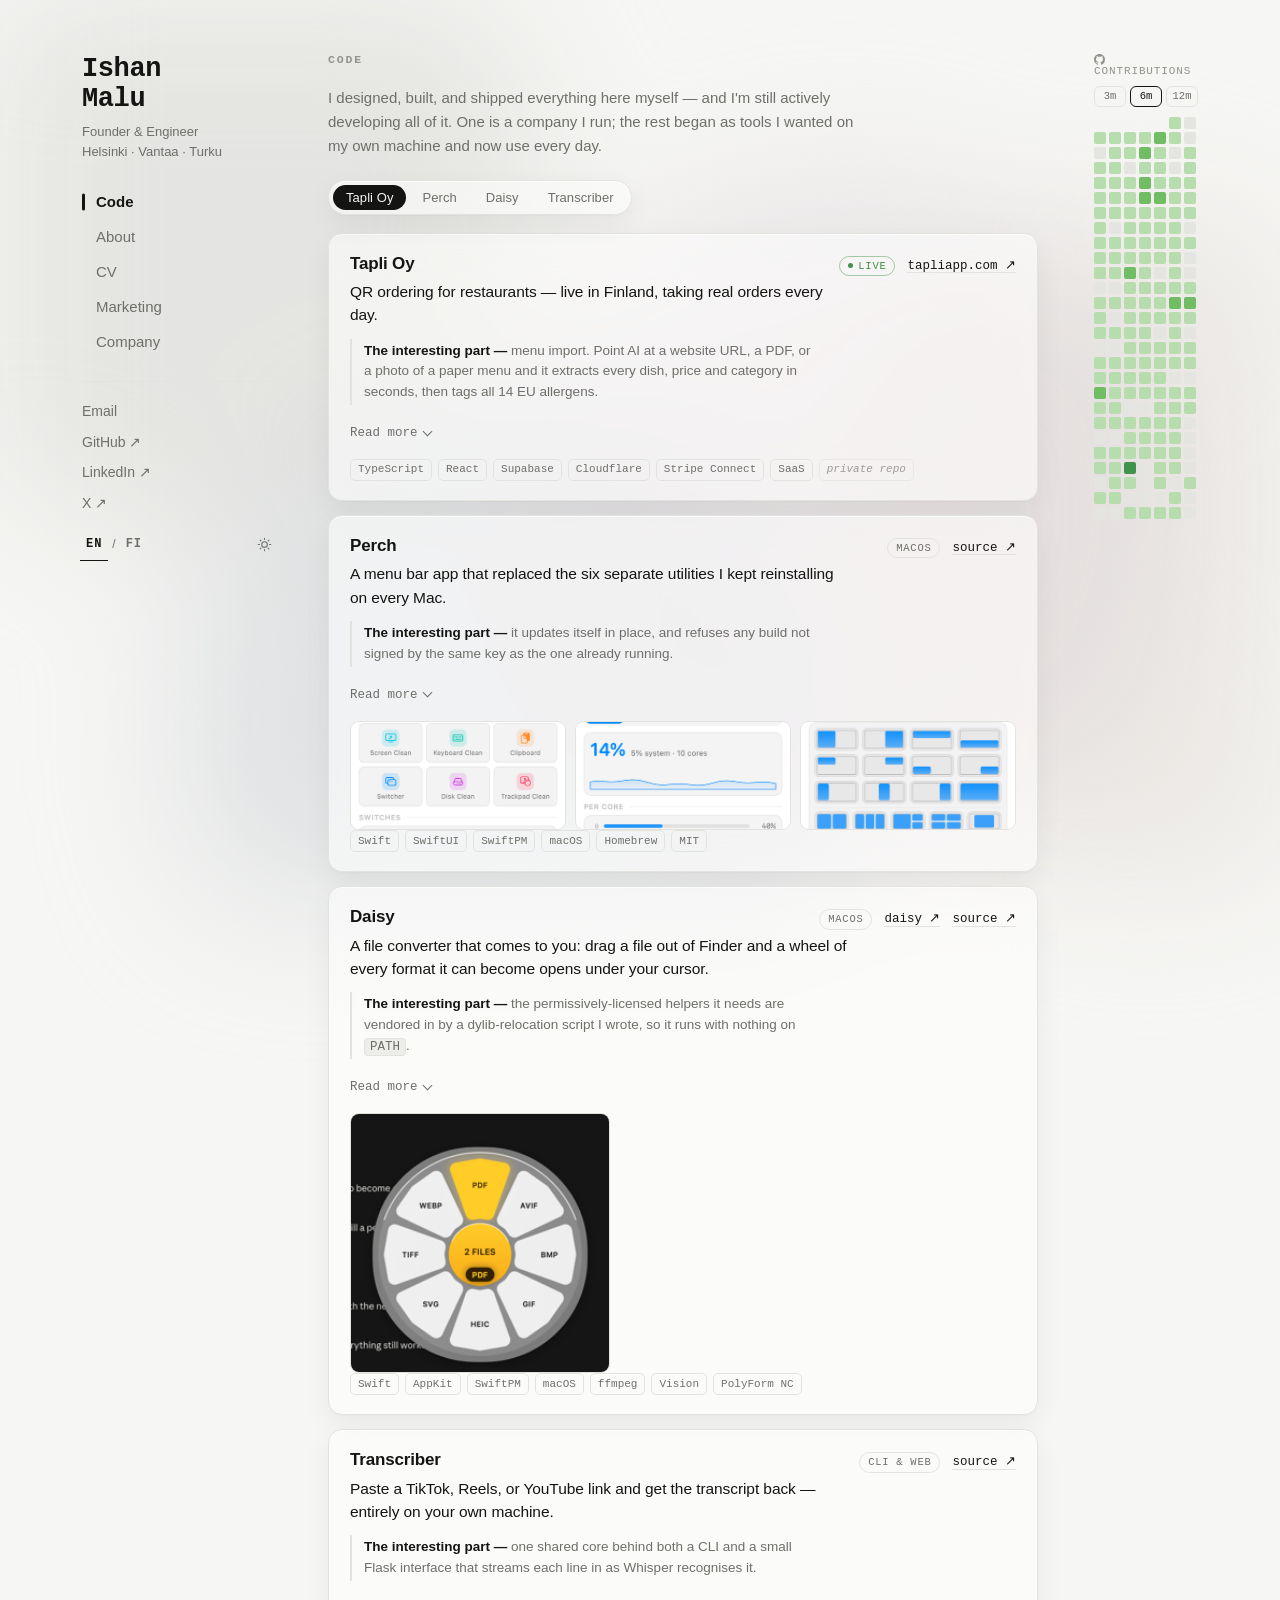
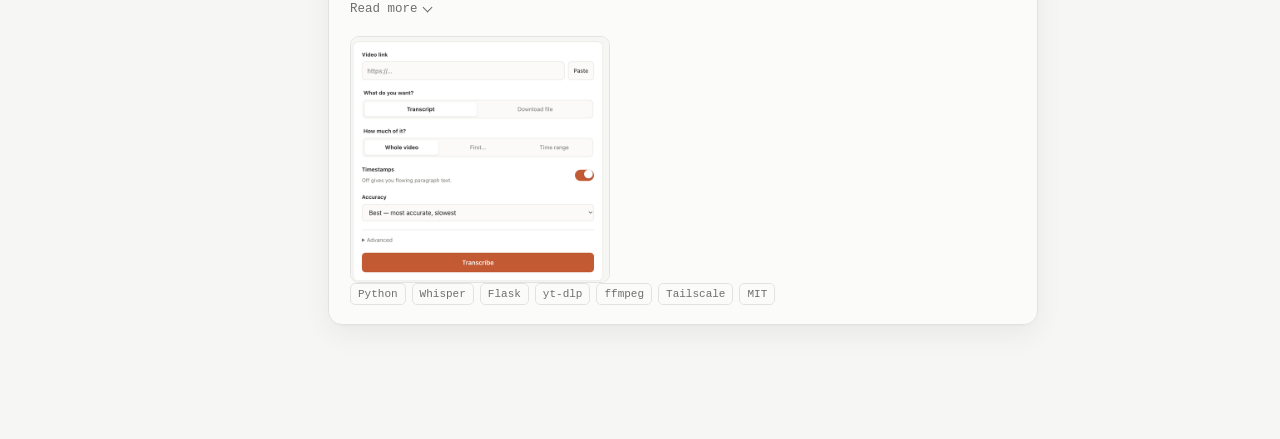
<file: index.html>
<!doctype html>
<html lang="en">
<head>
<meta charset="utf-8">
<meta name="viewport" content="width=device-width, initial-scale=1">
<title>Ishan Malu</title>
<meta name="description" content="Ishan Malu — founder of Tapli Oy and engineer. Code, CV, marketing work.">
<link rel="canonical" href="https://ishanmalu.github.io/">
<meta name="theme-color" content="#f6f6f4" media="(prefers-color-scheme: light)">
<meta name="theme-color" content="#0d0d0d" media="(prefers-color-scheme: dark)">
<meta property="og:title" content="Ishan Malu — Founder of Tapli Oy">
<meta property="og:description" content="Founder of Tapli Oy and engineer. Code, CV, marketing work.">
<meta property="og:type" content="profile">
<meta property="og:url" content="https://ishanmalu.github.io/">
<meta property="og:image" content="https://ishanmalu.github.io/og.png">
<meta property="og:image:width" content="1200">
<meta property="og:image:height" content="630">
<meta name="twitter:card" content="summary_large_image">
<meta name="twitter:title" content="Ishan Malu — Founder of Tapli Oy">
<meta name="twitter:description" content="Founder of Tapli Oy and engineer. Code, CV, marketing work.">
<meta name="twitter:image" content="https://ishanmalu.github.io/og.png">
<script type="application/ld+json">
{"@context":"https://schema.org","@type":"Person","name":"Ishan Malu","url":"https://ishanmalu.github.io/","jobTitle":"Founder & CEO","worksFor":{"@type":"Organization","name":"Tapli Oy","url":"https://tapliapp.com"},"address":{"@type":"PostalAddress","addressCountry":"FI"},"sameAs":["https://github.com/ishanmalu","https://www.linkedin.com/in/ishanmalu/","https://x.com/ishanmalu"]}
</script>
<link rel="icon" href="data:image/svg+xml,<svg xmlns='http://www.w3.org/2000/svg' viewBox='0 0 32 32'><text y='25' x='2' font-size='24' font-family='monospace'>im</text></svg>">
<link rel="stylesheet" href="styles.css?v=63">
<noscript><style>.view[hidden]{display:block !important}.view+.view{margin-top:56px}.langs{display:none}.proj .more::details-content{content-visibility:visible;block-size:auto}.proj .more>.more-body{display:block !important}.proj summary{display:none}</style></noscript>
</head>
<body>

<div class="bg" aria-hidden="true">
  <span class="blob b1"></span>
  <span class="blob b2"></span>
  <span class="blob b3"></span>
  <span class="blob b4"></span>
</div>

<div class="wrap">

  <header class="rail">
    <h1 class="name" aria-label="Ishan Malu">Ishan<br>Malu</h1>
    <p class="tag"><span data-t="role">Founder &amp; Engineer</span><br>Helsinki &middot; Vantaa &middot; Turku</p>

    <nav class="nav" aria-label="Sections">
      <a href="#code"      data-pane="code"      data-t="nav.code">Code</a>
      <a href="#about"     data-pane="about"     data-t="nav.about">About</a>
      <a href="#cv"        data-pane="cv"        data-t="nav.cv">CV</a>
      <a href="#marketing" data-pane="marketing" data-t="nav.marketing">Marketing</a>
      <a href="#company"   data-pane="company"   data-t="nav.company">Company</a>
    </nav>

    <nav class="ext" aria-label="Elsewhere">
      <a href="mailto:ishan.malu@gmail.com">Email</a>
      <a href="https://github.com/ishanmalu" target="_blank" rel="noopener">GitHub &#8599;</a>
      <a href="https://www.linkedin.com/in/ishanmalu/" target="_blank" rel="noopener">LinkedIn &#8599;</a>
      <a href="https://x.com/ishanmalu" target="_blank" rel="noopener">X &#8599;</a>
    </nav>

    <div class="controls">
      <div class="langs">
        <button type="button" data-lang="en" lang="en" aria-label="English" aria-pressed="true">EN</button>
        <span aria-hidden="true">/</span>
        <button type="button" data-lang="fi" lang="fi" aria-label="Suomi" aria-pressed="false">FI</button>
      </div>
      <button type="button" class="theme-btn" data-theme-toggle aria-pressed="false" aria-label="Dark mode">
        <svg viewBox="0 0 24 24" class="i-light" aria-hidden="true"><circle cx="12" cy="12" r="4.5"/><path d="M12 2v2M12 20v2M2 12h2M20 12h2M4.9 4.9l1.4 1.4M17.7 17.7l1.4 1.4M19.1 4.9l-1.4 1.4M6.3 17.7l-1.4 1.4"/></svg>
        <svg viewBox="0 0 24 24" class="i-dark" aria-hidden="true"><path d="M20 14.5A8.5 8.5 0 1 1 9.5 4a6.8 6.8 0 0 0 10.5 10.5z"/></svg>
      </button>
    </div>
  </header>

  <main class="pane">

    <!-- ===== CODE ===== -->
    <section id="code" class="view" aria-labelledby="h-code">
      <h2 id="h-code" data-t="nav.code">Code</h2>
      <p data-t="code.intro">I designed, built, and shipped everything here myself &mdash; and I'm still actively developing all of it. One is a company I run; the rest began as tools I wanted on my own machine and now use every day.</p>

      <nav class="projbar" aria-label="Projects">
        <a href="#tapli">Tapli Oy</a>
        <a href="#perch">Perch</a>
        <a href="#daisy">Daisy</a>
        <a href="#transcriber">Transcriber</a>
      </nav>

      <article class="item proj" id="tapli">
        <div class="item-head">
          <h3>Tapli Oy</h3>
          <span class="status live" data-t="status.live">Live</span>
          <a class="src" href="https://tapliapp.com" target="_blank" rel="noopener">tapliapp.com &#8599;</a>
        </div>
        <p class="lede" data-t="code.tapli.lede">QR ordering for restaurants &mdash; live in Finland, taking real orders every day.</p>
        <p class="note" data-t="code.tapli.note"><b>The interesting part &mdash;</b> menu import. Point AI at a website URL, a PDF, or a photo of a paper menu and it extracts every dish, price and category in seconds, then tags all 14 EU allergens.</p>
        <details class="more">
          <summary><span class="lbl-more" data-t="more">Read more</span><span class="lbl-less" data-t="less">Show less</span></summary>
          <div class="more-body">
            <p data-t="code.tapli.1">A guest scans the code at the table, orders and pays on their phone, and the ticket hits the kitchen display instantly &mdash; no app to download, no waiting around to catch someone's eye.</p>
            <p data-t="code.tapli.2">I build and ship it myself, AI-assisted: restaurant dashboard, customer menu, table-side ordering, and kitchen display. TypeScript and React on Supabase and Cloudflare, with Stripe Connect Express so restaurants are paid directly and VAT receipts and refunds are handled automatically.</p>
            <p data-t="code.tapli.3">The interesting problems are on the import side: point AI at a website URL, a PDF, or a photo of a paper menu and it extracts every dish, price, and category in seconds, then tags all 14 EU allergens and translates the whole thing into 20+ languages in one click.</p>
          </div>
        </details>
        <p class="tags"><span>TypeScript</span><span>React</span><span>Supabase</span><span>Cloudflare</span><span>Stripe Connect</span><span>SaaS</span><span class="muted" data-t="tag.private">private repo</span></p>
      </article>

      <article class="item proj" id="perch">
        <div class="item-head">
          <h3>Perch</h3>
          <span class="status">macOS</span>
          <a class="src" href="https://github.com/ishanmalu/perch" target="_blank" rel="noopener">source &#8599;</a>
        </div>
        <p class="lede" data-t="code.perch.lede">A menu bar app that replaced the six separate utilities I kept reinstalling on every Mac.</p>
        <p class="note" data-t="code.perch.note"><b>The interesting part &mdash;</b> it updates itself in place, and refuses any build not signed by the same key as the one already running.</p>
        <details class="more">
          <summary><span class="lbl-more" data-t="more">Read more</span><span class="lbl-less" data-t="less">Show less</span></summary>
          <div class="more-body">
            <p data-t="code.perch.1">Window tiling, a screenshot tool, an Alt-Tab switcher, clipboard history, system monitoring, disk and screen cleaning, keep-awake sessions and per-display brightness &mdash; all native, all in one icon.</p>
            <p data-t="code.perch.2">Written in Swift and built without Xcode: SwiftPM, <code>lipo</code> for a universal binary, and self-tests that live inside the shipped binary. It updates itself in place, refusing any build not signed by the same key as the one running.</p>
          </div>
        </details>

        <div class="shots">
          <a href="shots/panel-tools-dark.png" target="_blank" rel="noopener" aria-label="Open screenshot: Perch tools panel" data-full-light="shots/panel-tools-light.png" data-full-dark="shots/panel-tools-dark.png">
            <img src="shots/thumb-tools-light.png"  class="s-light" alt="Perch tools panel: switcher, disk clean, trackpad clean, screenshot" loading="lazy" width="688" height="344">
            <img src="shots/thumb-tools-dark.png"   class="s-dark"  alt="Perch tools panel: switcher, disk clean, trackpad clean, screenshot" loading="lazy" width="688" height="344">
          </a>
          <a href="shots/panel-system-cpu-dark.png" target="_blank" rel="noopener" aria-label="Open screenshot: Perch system monitor" data-full-light="shots/panel-system-cpu-light.png" data-full-dark="shots/panel-system-cpu-dark.png">
            <img src="shots/thumb-system-light.png" class="s-light" alt="Perch system monitor showing CPU usage" loading="lazy" width="413" height="206">
            <img src="shots/thumb-system-dark.png"  class="s-dark"  alt="Perch system monitor showing CPU usage" loading="lazy" width="413" height="206">
          </a>
          <a href="shots/panel-screen-dark.png" target="_blank" rel="noopener" aria-label="Open screenshot: Perch window tiling layouts" data-full-light="shots/panel-screen-light.png" data-full-dark="shots/panel-screen-dark.png">
            <img src="shots/thumb-screen-light.png" class="s-light" alt="Perch window tiling layouts" loading="lazy" width="675" height="337">
            <img src="shots/thumb-screen-dark.png"  class="s-dark"  alt="Perch window tiling layouts" loading="lazy" width="675" height="337">
          </a>
        </div>
        <p class="tags"><span>Swift</span><span>SwiftUI</span><span>SwiftPM</span><span>macOS</span><span>Homebrew</span><span>MIT</span></p>
      </article>

      <article class="item proj" id="daisy">
        <div class="item-head">
          <h3>Daisy</h3>
          <span class="status">macOS</span>
          <a class="src" href="https://ishanmalu.github.io/daisy/" target="_blank" rel="noopener">daisy &#8599;</a>
          <a class="src" href="https://github.com/ishanmalu/daisy" target="_blank" rel="noopener">source &#8599;</a>
        </div>
        <p class="lede" data-t="code.daisy.lede">A file converter that comes to you: drag a file out of Finder and a wheel of every format it can become opens under your cursor.</p>
        <p class="note" data-t="code.daisy.note"><b>The interesting part &mdash;</b> the permissively-licensed helpers it needs are vendored in by a dylib-relocation script I wrote, so it runs with nothing on <code>PATH</code>.</p>
        <details class="more">
          <summary><span class="lbl-more" data-t="more">Read more</span><span class="lbl-less" data-t="less">Show less</span></summary>
          <div class="more-body">
            <p data-t="code.daisy.1">Hold Shift, drag, and let go on a petal &mdash; it is converted. Images, audio, video, documents and archives, plus same-format tools: resize, crop, compress, trim, strip metadata, OCR to a searchable PDF, background removal. Everything runs on-device.</p>
            <p data-t="code.daisy.2">Swift and AppKit, built without Xcode like Perch: SwiftPM, self-tests inside the shipped binary, ad-hoc-signed. One capability graph drives the wheel, a <code>daisy</code> command line tool, saved presets, multi-step recipes and watch folders. Most of it is native &mdash; ImageIO, PDFKit and Vision &mdash; and the handful of permissively-licensed helpers it does need are vendored in by a dylib-relocation script I wrote, so it runs with nothing on <code>PATH</code>.</p>
          </div>
        </details>

        <div class="shots one">
          <a href="shots/daisy-dark.png" target="_blank" rel="noopener" aria-label="Open screenshot: Daisy conversion wheel" data-full-light="shots/daisy-light.png" data-full-dark="shots/daisy-dark.png">
            <img src="shots/thumb-daisy-light.png" class="s-light" alt="Daisy: white format petals fanning out around a yellow centre holding the dropped file" loading="lazy" width="240" height="240">
            <img src="shots/thumb-daisy-dark.png"  class="s-dark"  alt="Daisy: white format petals fanning out around a yellow centre holding the dropped file" loading="lazy" width="240" height="240">
          </a>
        </div>
        <p class="tags"><span>Swift</span><span>AppKit</span><span>SwiftPM</span><span>macOS</span><span>ffmpeg</span><span>Vision</span><span>PolyForm NC</span></p>
      </article>

      <article class="item proj" id="transcriber">
        <div class="item-head">
          <h3>Transcriber</h3>
          <span class="status">CLI &amp; web</span>
          <a class="src" href="https://github.com/ishanmalu/Transcriber" target="_blank" rel="noopener">source &#8599;</a>
        </div>
        <p class="lede" data-t="code.transcriber.lede">Paste a TikTok, Reels, or YouTube link and get the transcript back &mdash; entirely on your own machine.</p>
        <p class="note" data-t="code.transcriber.note"><b>The interesting part &mdash;</b> one shared core behind both a CLI and a small Flask interface that streams each line in as Whisper recognises it.</p>
        <details class="more">
          <summary><span class="lbl-more" data-t="more">Read more</span><span class="lbl-less" data-t="less">Show less</span></summary>
          <div class="more-body">
            <p data-t="code.transcriber.1">The whole video or any slice of it, with or without timestamps. <code>yt-dlp</code> pulls the audio, Whisper transcribes it, and nothing is uploaded anywhere.</p>
            <p data-t="code.transcriber.2">Python, with one shared core behind both a command line tool and a small Flask interface that streams each line in as it is recognised. Runs at 1.8x realtime on an M4, exports plain text or SRT, and I reach it from my phone over Tailscale rather than exposing it to the internet.</p>
          </div>
        </details>

        <div class="shots one">
          <a href="shots/transcriber-dark.png" target="_blank" rel="noopener" aria-label="Open screenshot: Transcriber interface" data-full-light="shots/transcriber-light.png" data-full-dark="shots/transcriber-dark.png">
            <img src="shots/thumb-transcriber-light.png" class="s-light" alt="Transcriber: paste a link, pick whole video or a time range, get a transcript or a file" loading="lazy" width="620" height="590">
            <img src="shots/thumb-transcriber-dark.png"  class="s-dark"  alt="Transcriber: paste a link, pick whole video or a time range, get a transcript or a file" loading="lazy" width="620" height="590">
          </a>
        </div>
        <p class="tags"><span>Python</span><span>Whisper</span><span>Flask</span><span>yt-dlp</span><span>ffmpeg</span><span>Tailscale</span><span>MIT</span></p>
      </article>
    </section>

    <!-- ===== ABOUT ===== -->
    <section id="about" class="view" hidden aria-labelledby="h-about">
      <h2 id="h-about" data-t="nav.about">About</h2>

      <p class="about-lede" data-t="about.lede">I'm Ishan. I started Tapli Oy in Finland, and I'm the one who builds it, sells it, and sets it up in each restaurant.</p>

      <p data-t="about.1">Tapli is QR ordering for restaurants, and it's live &mdash; real orders go through it every day. A guest scans a sticker or a coaster at the table, orders and pays on their phone, and it lands on the kitchen screen. No app, and no waiting around to catch someone's eye. I run sales, marketing, pricing and growth, and decide with our CTO what we build and what we leave alone.</p>

      <p data-t="about.2">The part I enjoy most is setup, because it's the part restaurants expect to hate. Send a photo of your menu, a PDF, or just a link, and it gets built for you &mdash; sorted into categories, priced, allergens flagged on every dish. Photograph your dining room and you get a table map. Restaurants will ask you for everything, and most of the job is working out which of it actually moves the business.</p>

      <p data-t="about.3">I didn't arrive here from a computer science degree. I spent three years editing short-form video for brands &mdash; scripting, filming, cutting, and reading the numbers afterwards. Before that I sold door to door at one of Finland's largest field sales agencies, which is where I learned to hear no and keep going. Then a year of conscription at Upinniemi Naval Base, finishing as a sergeant running unit documentation and admin.</p>

      <p data-t="about.4">I grew up between languages &mdash; Hindi and Marwari at home, Finnish and English everywhere else. That's probably why one-click menu translation was one of the first things I built.</p>

      <p data-t="about.5">These days I'm studying ICT at Turku UAS and still onboarding most Tapli restaurants myself. That part isn't nostalgia: watching someone use the thing in front of you is where the roadmap actually comes from.</p>

      <h4 data-t="about.now.h">Right now</h4>
      <ul class="cv-list about-now">
        <li class="now" data-t="about.now.1"><strong>Tapli Oy</strong> &mdash; building it, selling it, onboarding it</li>
        <li class="now" data-t="about.now.2"><strong>Turku UAS</strong> &mdash; BEng in Information &amp; Communication Technology</li>
        <li class="now" data-t="about.now.3"><strong>AddNow</strong> &mdash; head of marketing and social</li>
        <li class="now" data-t="about.now.4"><strong>Perch, Daisy, Transcriber</strong> &mdash; small tools I keep shipping for my own machine</li>
      </ul>

      <h4 data-t="about.stack.h">Building with</h4>
      <p class="tags"><span>TypeScript</span><span>React</span><span>SQL</span><span>Python</span><span>Swift</span><span>HTML/CSS</span><span>Node.js</span></p>

      <h4 data-t="about.langs.h">Languages I speak</h4>
      <p class="tags"><span data-t="lang.en">English &mdash; fluent</span><span data-t="lang.fi">Finnish &mdash; professional</span><span data-t="lang.hi">Hindi &mdash; native</span><span data-t="lang.mwr">Marwari &mdash; native</span><span data-t="lang.sv">Swedish &mdash; basic</span></p>

      <p class="about-cta">
        <span data-t="about.cta">Email is the fastest way to reach me, and I answer everything.</span>
        <a class="src src-inline" href="mailto:ishan.malu@gmail.com">ishan.malu@gmail.com</a>
      </p>
    </section>

    <!-- ===== CV ===== -->
    <section id="cv" class="view" hidden aria-labelledby="h-cv">
      <h2 id="h-cv" data-t="nav.cv">CV</h2>
      <p class="cv-dl">
        <a class="src src-inline" href="Ishan_Malu_CV_EN.pdf" target="_blank" rel="noopener">Download CV &mdash; English &#8599;</a>
        <a class="src src-inline" href="Ishan_Malu_CV_FI.pdf" target="_blank" rel="noopener">Lataa CV &mdash; suomeksi &#8599;</a>
      </p>

      <h4 data-t="cv.experience">Experience</h4>
      <ul class="cv-list">
        <li class="now">
          <article class="item lead">
            <div class="item-head"><h3 data-t="cv.tapli.h">Founder &amp; CEO &mdash; Tapli Oy</h3></div>
            <span class="when">Helsinki &middot; May 2026 &ndash; <span data-t="now">now</span></span>
            <p data-t="cv.tapli">Founded and run a QR ordering and digital menu platform, live in Finnish restaurants. I own sales, pricing, marketing, and product direction &mdash; and build and ship the product itself in TypeScript and React on Supabase and Cloudflare.</p>
          </article>
        </li>
      </ul>

      <h4 data-t="cv.alongside">Alongside</h4>
      <ul class="cv-list">
        <li class="now">
          <article class="item">
            <div class="item-head"><h3 data-t="cv.clasturku.h">Sales Advisor &mdash; Clas Ohlson</h3></div>
            <span class="when">Turku &middot; Sep 2026 &ndash; <span data-t="now">now</span></span>
            <p data-t="cv.clas.turku">Back on the shop floor at the Turku store after moving there to study &mdash; shelving, pricing, seasonal merchandising, and customer service.</p>
          </article>
        </li>
        <li class="now">
          <article class="item">
            <div class="item-head"><h3 data-t="cv.addnow.h">Head of Marketing &amp; Social Media &mdash; AddNow</h3></div>
            <span class="when">Helsinki &middot; Nov 2025 &ndash; <span data-t="now">now</span></span>
            <p data-t="cv.addnow">Leading marketing and content for an AI-powered contact management app. TikTok and Reels scripting, carousels, content calendars, and creative direction.</p>
          </article>
        </li>
        <li class="now">
          <article class="item">
            <div class="item-head"><h3 data-t="cv.helena.h">Event &amp; Customer Engagement &mdash; Helena Riihitupa Oy</h3></div>
            <span class="when">Helsinki &middot; Sep 2025 &ndash; <span data-t="now">now</span></span>
            <p data-t="cv.helena">On-site customer engagement and event work across Helsinki, representing brands directly to consumers.</p>
          </article>
        </li>
      </ul>

      <h4 data-t="cv.earlier">Earlier</h4>
      <ul class="cv-list">
        <li>
          <article class="item">
            <div class="item-head"><h3 data-t="cv.clas.h">Sales Advisor &mdash; Clas Ohlson</h3></div>
            <span class="when">Vantaa &middot; Oct 2025 &ndash; Jul 2026</span>
            <p data-t="cv.clas">Shop floor, merchandising, and order fulfilment at Finland's only Clas Ohlson e-commerce warehouse. Club Clas Ambassador, tracking and growing loyalty sign-ups.</p>
          </article>
        </li>
        <li>
          <article class="item">
            <div class="item-head"><h3 data-t="cv.freelance.h">Freelance &mdash; Social Media &amp; Video Editing</h3></div>
            <span class="when">Helsinki &middot; Aug 2023 &ndash; Jun 2026</span>
            <p data-t="cv.freelance">Delivered short-form content end to end for brands &mdash; scripting, filming, editing, and performance analysis &mdash; across TikTok, Instagram Reels, YouTube Shorts, and LinkedIn, plus podcast editing and full production.</p>
            <p data-t="cv.freelance.clients">Clients included Moov Kids, Birkkalan Tila, Euro Scalers, The F-Company, Studio Manu, and Ome Energy by Hartwall.</p>
          </article>
        </li>
        <li>
          <article class="item">
            <div class="item-head"><h3 data-t="cv.fdf.h">Sergeant &mdash; Finnish Defence Forces</h3></div>
            <span class="when">Upinniemi &middot; Jul 2024 &ndash; Jun 2025</span>
            <p data-t="cv.fdf">One year of national service at Upinniemi Naval Base. NCO course, then office area officer responsible for unit documentation and administration.</p>
          </article>
        </li>
        <li>
          <article class="item">
            <div class="item-head"><h3 data-t="cv.euro.h">Social Media Marketer &mdash; Euro Scalers</h3></div>
            <span class="when">Turku &middot; Aug 2023 &ndash; Dec 2023</span>
            <p data-t="cv.euro">Short-form video and social marketing. CapCut, Premiere Pro, Photoshop, Illustrator, Canva.</p>
          </article>
        </li>
        <li>
          <article class="item">
            <div class="item-head"><h3 data-t="cv.nordic.h">Sales Consultant &mdash; Nordic Sales Crew Oy</h3></div>
            <span class="when">Helsinki &middot; May 2022 &ndash; Sep 2022</span>
            <p data-t="cv.nordic">Face-to-face sales at one of Finland's largest field sales agencies. Objection handling and customer-facing communication.</p>
          </article>
        </li>
      </ul>

      <h4 data-t="cv.education">Education</h4>
      <ul class="cv-list">
        <li class="now">
          <article class="item edu">
            <div class="item-head"><h3 data-t="edu.turku.h">BEng, Information &amp; Communication Technology</h3></div>
            <p class="inst" data-t="edu.turku.p">Turku University of Applied Sciences</p>
            <span class="when">Turku &middot; 2026 &ndash; <span data-t="now">now</span></span>
          </article>
        </li>
        <li>
          <article class="item edu">
            <div class="item-head"><h3 data-t="edu.tampere.h">Software Engineering, Open University route (20 ECTS)</h3></div>
            <p class="inst" data-t="edu.tampere.p">Tampere University</p>
            <span class="when">Tampere &middot; 2025 &ndash; 2026</span>
          </article>
        </li>
        <li>
          <article class="item edu">
            <div class="item-head"><h3 data-t="edu.hs.h">Finnish Matriculation Examination</h3></div>
            <p class="inst" data-t="edu.hs.p">Vuosaari High School &mdash; coursework in Python and HTML</p>
            <span class="when">Helsinki &middot; 2020 &ndash; 2023</span>
          </article>
        </li>
      </ul>

      <h4 data-t="cv.skills">Skills</h4>
      <article class="item skills-card">
        <p><span data-t="sk.build.h">Building</span> <span data-t="sk.build.p">Python, TypeScript, React, HTML/CSS and SQL day to day; some Swift.</span></p>
        <p><span data-t="sk.ai.h">AI-assisted development</span> <span data-t="sk.ai.p">I work primarily with AI coding tools to design, build, and ship production features &mdash; and to review my own work.</span></p>
        <p><span data-t="sk.plat.h">Platforms &amp; tools</span> <span data-t="sk.plat.p">Supabase (PostgreSQL), Cloudflare Pages, Vercel, Stripe Connect, Git and GitHub, Node.js, PostHog analytics.</span></p>
        <p><span data-t="sk.sales.h">Sales &amp; growth</span> <span data-t="sk.sales.p">B2B SaaS go-to-market end to end: outbound, demos, pricing, and onboarding. Every restaurant on Tapli was closed and set up by me, and the roadmap comes straight out of those calls.</span></p>
        <p><span data-t="sk.creative.h">Creative</span> <span data-t="sk.creative.p">Short-form content and social &mdash; three years for brands. Premiere Pro, Photoshop, Illustrator, Canva.</span></p>
      </article>

      <h4 data-t="cv.certs">Certifications</h4>
      <ul class="certs">
        <li>Claude Code in Action &mdash; Anthropic <span class="when">2026</span></li>
        <li>Claude Code 101 &mdash; Anthropic <span class="when">2026</span></li>
        <li>Google Ads Measurement &mdash; Google <span class="when">2024</span></li>
      </ul>
    </section>

    <!-- ===== MARKETING ===== -->
    <section id="marketing" class="view" hidden aria-labelledby="h-marketing">
      <h2 id="h-marketing" data-t="nav.marketing">Marketing</h2>
      <p data-t="mk.intro">Three years of content and social before I started building products &mdash; short-form, B2B video, and scripted case studies, from the first outline to reading the numbers afterwards.</p>
      <p data-t="mk.formats">The work: short-form hooks, B2B explainers and product demos, scripted customer case studies, build-in-public series, podcast editing, and full production from brief to final cut.</p>

      <div class="flow">
      <article class="item wide">
        <div class="item-head"><h3 data-t="mk.free.h">Freelance &mdash; Social Media &amp; Video Editing</h3><span class="when">2023 &ndash; 2026</span></div>
        <p data-t="mk.free.p1">Three years running the whole pipeline for brands: scripting, filming, editing, and reading the numbers afterwards. Short-form for TikTok, Instagram Reels, YouTube Shorts, and LinkedIn; B2B explainers and scripted customer case studies; plus podcast editing and end-to-end production.</p>
        <p data-t="mk.free.p2">Across food, drink, energy, agriculture, and startups &mdash; six clients whose audiences had almost nothing in common, which is the part that taught me the most.</p>
        <p class="clients-label" data-t="mk.clients">Edited for</p>
        <ul class="clients">
          <li><a href="https://www.moovkids.fi/" target="_blank" rel="noopener">Moov Kids</a></li>
          <li><a href="https://www.birkkala.com/" target="_blank" rel="noopener">Birkkalan Tila</a></li>
          <li><a href="https://www.linkedin.com/company/euro-scalers/" target="_blank" rel="noopener">Euro Scalers</a></li>
          <li><a href="https://www.instagram.com/thefcompanyhq/" target="_blank" rel="noopener">The F-Company <span class="by" data-t="fcompany.by">Acquired by Precis</span></a></li>
          <li><a href="https://www.instagram.com/studiomanucreative/" target="_blank" rel="noopener">Studio Manu</a></li>
          <li><a href="https://www.omedrinks.com/" target="_blank" rel="noopener">Ome Energy <span class="by">by Hartwall</span></a></li>
        </ul>
      </article>
      <article class="item">
        <div class="item-head"><h3>AddNow</h3><span class="when">2025 &ndash; <span data-t="now">now</span></span></div>
        <p data-t="mk.addnow">Head of marketing for an AI contact management app. Turning product features into content people actually watch: short-form hooks, build-in-public videos, educational posts that drive downloads.</p>
      </article>


      <article class="item">
        <div class="item-head"><h3>Elisa Esports &mdash; Masters Espoo 2022</h3><span class="when">2022</span></div>
        <p data-t="mk.elisa">Ran international and regional social (Twitter, Instagram, Twitch) live during the tournament.</p>
      </article>

      <article class="item">
        <div class="item-head"><h3>India Day Finland</h3><span class="when">2026</span></div>
        <p data-t="mk.india">Filmed and edited event content, including interviews with the Indian Ambassador to Finland and Finland's Director of Immigration Affairs. Social designs and website edits.</p>
      </article>

      <article class="item">
        <div class="item-head"><h3 data-t="mk.slush.h">Slush &mdash; media area</h3><span class="when">2023, 2025</span></div>
        <p data-t="mk.slush.p">Supported podcast crews, creators, and guests in the media area; coordinated interview sessions. Earlier, badge print production across a high-volume two-day workflow.</p>
      </article>

      <article class="item">
        <div class="item-head"><h3>Helsinki Coffee Festival</h3><span class="when">2024</span></div>
        <p data-t="mk.coffee">Photo and video for social at the Coffee Festival and the Ice Cream &amp; Chocolate Carnival.</p>
      </article>
      </div>
    </section>

    <!-- ===== COMPANY ===== -->
    <section id="company" class="view" hidden aria-labelledby="h-company">
      <h2 id="h-company" data-t="nav.company">Company</h2>

      <article class="item">
        <div class="item-head">
          <h3>Tapli Oy</h3>
          <a class="src" href="https://tapliapp.com" target="_blank" rel="noopener">tapliapp.com &#8599;</a>
        </div>
        <p data-t="co.1">A SaaS product for QR ordering in restaurants, live in Finland with real orders going through it every day. Most restaurants are up and running in under 30 minutes.</p>
        <p data-t="co.2">A guest scans a sticker or a coaster at the table, or picks their table off the floor plan. They order and pay on their phone &mdash; Apple Pay, Google Pay, MobilePay, card, or lunch benefits &mdash; and it lands on the kitchen display instantly, routed to the right station. No app, and no waiting around to catch someone's eye.</p>
        <p data-t="co.3">Setup is the part restaurants expect to hate. Paste your website URL, upload a PDF, or photograph your paper menu, and AI extracts every item, price, and category in seconds. You review it before anything saves. All 14 EU allergens get tagged, customers filter in real time, and one click translates the whole menu into 20+ languages.</p>
        <p data-t="co.4">Past the menu itself: daily specials that auto-expire, live order tracking, scan and search analytics exportable as CSV, brand styling with live preview, and AI-drafted replies to Google reviews. It also runs for food trucks, festival stalls, and hotels &mdash; room service, bar, and spa through one QR code.</p>
        <p data-t="co.5">I started Tapli and run it day to day. Sales, marketing, growth, pricing, and deciding with our CTO what we build and what we leave alone. Restaurants will ask you for everything, and most of the job is working out which of it actually moves the business. I still sell and onboard most accounts myself, which is where the roadmap comes from.</p>
        <p class="tags"><span>SaaS</span><span data-t="tag.trial">14 days free</span><span>GDPR &middot; EU</span></p>
      </article>
    </section>

  </main>

  <!-- ===== CONTRIBUTIONS ===== -->
  <aside class="graph" aria-labelledby="graph-h">
    <p class="graph-label" id="graph-h"><svg class="gh" viewBox="0 0 16 16" aria-hidden="true"><path d="M8 0C3.58 0 0 3.58 0 8c0 3.54 2.29 6.53 5.47 7.59.4.07.55-.17.55-.38 0-.19-.01-.82-.01-1.49-2.01.37-2.53-.49-2.69-.94-.09-.23-.48-.94-.82-1.13-.28-.15-.68-.52-.01-.53.63-.01 1.08.58 1.23.82.72 1.21 1.87.87 2.33.66.07-.52.28-.87.51-1.07-1.78-.2-3.64-.89-3.64-3.95 0-.87.31-1.59.82-2.15-.08-.2-.36-1.02.08-2.12 0 0 .67-.21 2.2.82a7.4 7.4 0 0 1 2-.27c.68 0 1.36.09 2 .27 1.53-1.04 2.2-.82 2.2-.82.44 1.1.16 1.92.08 2.12.51.56.82 1.27.82 2.15 0 3.07-1.87 3.75-3.65 3.95.29.25.54.73.54 1.48 0 1.07-.01 1.93-.01 2.2 0 .21.15.46.55.38A8.01 8.01 0 0 0 16 8c0-4.42-3.58-8-8-8Z"/></svg><span data-t="graph.label">Contributions</span></p>
    <div class="graph-range" role="group" aria-label="Range">
      <button type="button" data-months="3">3m</button>
      <button type="button" data-months="6" class="on">6m</button>
      <button type="button" data-months="12">12m</button>
    </div>
    <div class="graph-grid" id="graphGrid"></div>
    <p class="graph-read" id="graphRead" aria-live="polite"></p>
  </aside>

</div>

<dialog id="viewer" class="viewer" aria-label="Screenshot">
  <button type="button" class="viewer-close" aria-label="Close"><span aria-hidden="true">&times;</span></button>
  <img alt="">
</dialog>

<script src="lang.js?v=63"></script>
<script src="app.js?v=63"></script>
</body>
</html>
</file>
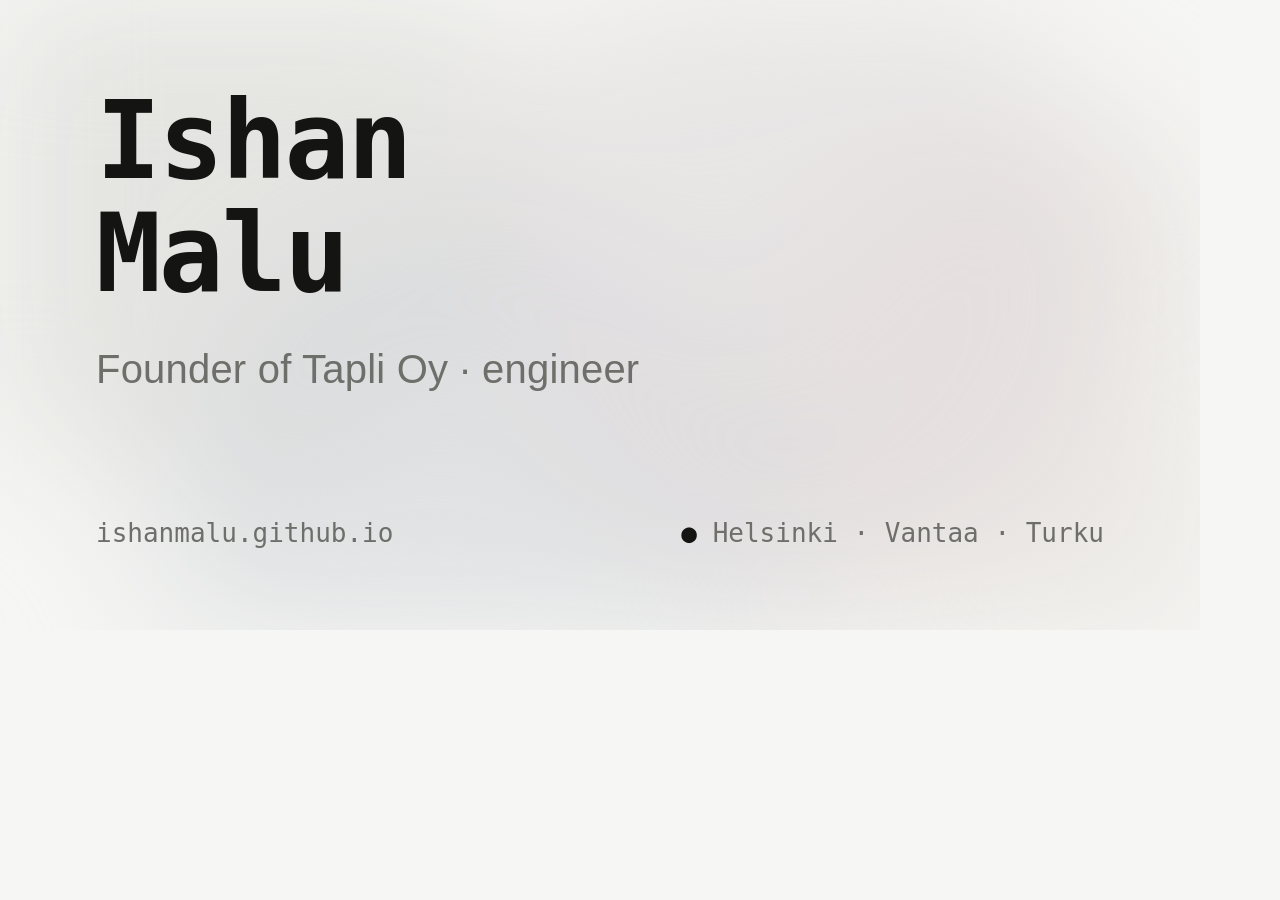
<file: og.html>
<!doctype html>
<html lang="en">
<head>
<meta charset="utf-8">
<title>og</title>
<style>
  *{margin:0;padding:0;box-sizing:border-box}
  html,body{width:1200px;height:630px;overflow:hidden}
  body{
    background:#f6f6f4;color:#141413;position:relative;
    font:16px/1.5 ui-sans-serif,-apple-system,BlinkMacSystemFont,"Segoe UI",Roboto,sans-serif;
  }
  .bg{position:absolute;inset:0;overflow:hidden;filter:blur(70px)}
  .blob{position:absolute;width:640px;height:640px;border-radius:50%;opacity:.6}
  .b1{background:#d9d9d6;top:-160px;left:-120px}
  .b2{background:#e4e0da;top:120px;right:-180px}
  .b3{background:#d3d6d9;bottom:-220px;left:160px}
  .b4{background:#e0dadc;bottom:40px;right:80px}
  .card{position:absolute;inset:0;padding:84px 96px;display:flex;flex-direction:column;justify-content:space-between}
  .name{font:600 108px/1.05 ui-monospace,SFMono-Regular,Menlo,monospace;letter-spacing:-.02em}
  .sub{margin-top:28px;font-size:40px;color:#6e6e6a;letter-spacing:.005em}
  .foot{display:flex;justify-content:space-between;align-items:baseline;
        font:400 26px/1 ui-monospace,SFMono-Regular,Menlo,monospace;color:#6e6e6a}
  .foot .dot{color:#141413}
</style>
</head>
<body>
  <div class="bg">
    <span class="blob b1"></span><span class="blob b2"></span>
    <span class="blob b3"></span><span class="blob b4"></span>
  </div>
  <div class="card">
    <div>
      <div class="name">Ishan<br>Malu</div>
      <div class="sub">Founder of Tapli Oy &middot; engineer</div>
    </div>
    <div class="foot">
      <span>ishanmalu.github.io</span>
      <span><span class="dot">&#9679;</span> Helsinki &middot; Vantaa &middot; Turku</span>
    </div>
  </div>
</body>
</html>
</file>
<file: styles.css>
/* tokens */
:root{
  --ink:#141413;
  --dim:#6e6e6a;
  --faint:#93938e;
  --line:#e2e2de;
  --line-2:#ededea;
  --acc:#141413;
  --paper:#f6f6f4;
  --card:rgba(255,255,255,.55);
  --card-2:rgba(255,255,255,.34);
  --edge:rgba(255,255,255,.75);
  --shadow:0 1px 2px rgba(0,0,0,.035), 0 10px 28px rgba(0,0,0,.055);
  --shadow-lift:0 2px 4px rgba(0,0,0,.05), 0 18px 44px rgba(0,0,0,.10);
  --g1:#d9d9d6; --g2:#e4e0da; --g3:#d3d6d9; --g4:#e0dadc;
  --gl0:#e4e4e1; --gl1:#b7dcae; --gl2:#71bd63; --gl3:#41924a; --gl4:#256b33;
  --blob-alpha:.6;
  --r:14px;
  --mono:ui-monospace,SFMono-Regular,Menlo,monospace;
  --sans:ui-sans-serif,-apple-system,BlinkMacSystemFont,"Segoe UI",Roboto,sans-serif;
  --top:clamp(28px,6vh,56px);
  --navh:44px;
}
@media (prefers-color-scheme: dark){
  :root:not([data-theme="light"]){
    --ink:#ececea; --dim:#8d8d89; --faint:#77776f; --line:#2a2a28; --line-2:#212120;
    --acc:#ececea; --paper:#0d0d0c;
    --card:rgba(30,30,29,.46);
    --card-2:rgba(30,30,29,.3);
    --edge:rgba(255,255,255,.07);
    --shadow:0 1px 2px rgba(0,0,0,.3), 0 12px 32px rgba(0,0,0,.35);
    --shadow-lift:0 2px 6px rgba(0,0,0,.35), 0 20px 48px rgba(0,0,0,.45);
    --g1:#1e1e1d; --g2:#26241f; --g3:#1b1e21; --g4:#241d20;
    --gl0:#1e1e1d; --gl1:#1f4a2c; --gl2:#2f6b2c; --gl3:#4f9c46; --gl4:#8fbf7a;
    --blob-alpha:.85;
  }
}
:root[data-theme="dark"]{
    --ink:#ececea; --dim:#8d8d89; --faint:#77776f; --line:#2a2a28; --line-2:#212120;
    --acc:#ececea; --paper:#0d0d0c;
    --card:rgba(30,30,29,.46);
    --card-2:rgba(30,30,29,.3);
    --edge:rgba(255,255,255,.07);
    --shadow:0 1px 2px rgba(0,0,0,.3), 0 12px 32px rgba(0,0,0,.35);
    --shadow-lift:0 2px 6px rgba(0,0,0,.35), 0 20px 48px rgba(0,0,0,.45);
    --g1:#1e1e1d; --g2:#26241f; --g3:#1b1e21; --g4:#241d20;
    --gl0:#1e1e1d; --gl1:#1f4a2c; --gl2:#2f6b2c; --gl3:#4f9c46; --gl4:#8fbf7a;
    --blob-alpha:.85;
}

*{box-sizing:border-box}
html{scroll-behavior:smooth}
html,body{margin:0;padding:0}
body{
  background:var(--paper);
  color:var(--ink);
  font:16px/1.6 var(--sans);
  -webkit-font-smoothing:antialiased;
  text-rendering:optimizeLegibility;
  min-height:100%;
}

/* drifting background */
.bg{position:fixed;inset:0;z-index:-1;overflow:hidden;filter:blur(70px)}
.blob{position:absolute;width:52vmax;height:52vmax;border-radius:50%;
      opacity:var(--blob-alpha);will-change:transform}
.b1{background:var(--g1);top:-14%;left:-10%;animation:d1 34s ease-in-out infinite}
.b2{background:var(--g2);top:24%;right:-16%;animation:d2 41s ease-in-out infinite}
.b3{background:var(--g3);bottom:-18%;left:14%;animation:d3 47s ease-in-out infinite}
.b4{background:var(--g4);bottom:6%;right:8%;animation:d4 38s ease-in-out infinite}

@keyframes d1{0%,100%{transform:translate(0,0) scale(1)}
              33%{transform:translate(18vw,10vh) scale(1.18)}
              66%{transform:translate(6vw,26vh) scale(.88)}}
@keyframes d2{0%,100%{transform:translate(0,0) scale(1)}
              33%{transform:translate(-22vw,14vh) scale(.85)}
              66%{transform:translate(-8vw,-12vh) scale(1.2)}}
@keyframes d3{0%,100%{transform:translate(0,0) scale(1)}
              33%{transform:translate(16vw,-16vh) scale(1.15)}
              66%{transform:translate(-12vw,-6vh) scale(.9)}}
@keyframes d4{0%,100%{transform:translate(0,0) scale(1)}
              33%{transform:translate(-14vw,-20vh) scale(1.1)}
              66%{transform:translate(10vw,-8vh) scale(.92)}}

@media (prefers-reduced-motion: reduce){
  html{scroll-behavior:auto}
  .blob{animation:none}
  *,*::before,*::after{transition-duration:.01ms !important;animation-duration:.01ms !important}
}

/* layout — the document scrolls; the rail and the calendar stick */
.wrap{
  max-width:1180px;margin:0 auto;padding:var(--top) 32px 12vh;
  display:grid;grid-template-columns:190px minmax(0,1fr) 104px;gap:56px;align-items:start;
}

.rail{position:sticky;top:var(--top);align-self:start}
.name{font:600 27px/1.12 var(--mono);margin:0;letter-spacing:-.015em}
.tag{margin:8px 0 24px;color:var(--dim);font-size:13px;line-height:1.5}

.nav,.ext{display:flex;flex-direction:column;gap:1px}
.ext{margin-top:22px;padding-top:18px;border-top:1px solid var(--line);gap:7px}
.nav a{
  position:relative;display:block;
  color:var(--dim);text-decoration:none;font-size:15px;
  padding:5px 0 5px 14px;border-radius:6px;
  transition:color .15s ease;
}
/* the marker rides in the gutter, so the label never shifts on activation */
.nav a::before{
  content:"";position:absolute;left:0;top:50%;translate:0 -50%;
  width:3px;height:0;border-radius:2px;background:var(--ink);
  transition:height .18s ease;
}
.nav a:hover{color:var(--ink)}
.nav a:hover::before{height:12px;background:var(--line)}
.nav a.on{color:var(--ink);font-weight:600}
.nav a.on::before{height:17px;background:var(--ink)}

.ext a{
  color:var(--dim);text-decoration:none;font-size:14px;width:fit-content;
  border-bottom:1px solid transparent;transition:color .15s,border-color .15s;
}
.ext a:hover{color:var(--ink);border-bottom-color:var(--line)}

.controls{margin-top:20px;display:flex;align-items:center;justify-content:space-between;gap:10px}
.langs{display:flex;gap:6px;align-items:center;color:var(--dim);font-size:12px}
.langs button{
  background:none;border:0;padding:10px 6px;margin:-10px -2px;cursor:pointer;color:var(--dim);
  font:600 12px/1 var(--mono);letter-spacing:.08em;
  border-bottom:1px solid transparent;
}
.langs button:hover{color:var(--ink)}
.langs button[aria-pressed="true"]{color:var(--ink);border-bottom-color:var(--ink)}

:focus-visible{outline:2px solid var(--ink);outline-offset:3px;border-radius:4px}

/* pane */
.pane{min-width:0}
.view h2{
  font:600 11.5px/1 var(--mono);letter-spacing:.16em;text-transform:uppercase;
  color:var(--faint);margin:0 0 20px;
}
.view h4{
  font:600 11.5px/1 var(--mono);letter-spacing:.14em;text-transform:uppercase;
  color:var(--faint);margin:30px 0 12px;
}
.view>p{margin:0 0 14px;max-width:64ch;color:var(--dim);font-size:15px}
.view>p:last-of-type{margin-bottom:22px}

/* cards */
.item{
  background:var(--card);
  border:1px solid var(--line);border-radius:var(--r);
  padding:17px 19px;margin:0 0 14px;
  backdrop-filter:blur(22px) saturate(165%);
  -webkit-backdrop-filter:blur(22px) saturate(165%);
  box-shadow:inset 0 1px 0 var(--edge), var(--shadow);
  transition:box-shadow .2s ease, border-color .2s ease, transform .2s ease;
}
.item:hover{box-shadow:inset 0 1px 0 var(--edge), var(--shadow-lift)}
.item-head{display:flex;align-items:baseline;gap:6px 12px;flex-wrap:wrap;margin-bottom:4px}
.item-head h3{flex:1 1 auto;min-width:0}
.item h3{font:600 17px/1.3 var(--sans);margin:0;letter-spacing:-.01em}
.item p{font-size:14.5px;line-height:1.58;color:var(--dim);margin:0 0 10px}
.item p:last-child{margin-bottom:0}
.when{margin-left:auto;flex:0 0 auto;white-space:nowrap;color:var(--faint);font:400 12.5px/1 var(--mono)}
.src{
  margin-left:auto;color:var(--ink);text-decoration:none;white-space:nowrap;
  font:400 12.5px/1 var(--mono);border-bottom:1px solid var(--line);
}
.src:hover{border-bottom-color:currentColor}
.src-inline{margin-left:0}
code{font:400 13.5px/1 var(--mono);background:var(--line-2);border:1px solid var(--line);padding:1px 5px;border-radius:4px}

.tags{display:flex;flex-wrap:wrap;gap:6px;margin:0}
.tags span{
  font:400 11px/1 var(--mono);color:var(--dim);
  border:1px solid var(--line);border-radius:5px;padding:4.5px 7px;
}
.tags .muted{opacity:.65;font-style:italic}


/* ---- project jump bar: a floating pill strip that follows you down the
   Code section, so any project is one click away from anywhere ---------- */
.projbar{
  position:sticky;top:12px;z-index:4;
  display:flex;gap:3px;width:fit-content;max-width:100%;
  margin:0 0 18px;padding:4px;
  overflow-x:auto;scrollbar-width:none;
  border:1px solid var(--line);border-radius:999px;
  background:var(--card);
  backdrop-filter:blur(20px) saturate(170%);
  -webkit-backdrop-filter:blur(20px) saturate(170%);
  box-shadow:inset 0 1px 0 var(--edge), var(--shadow);
}
.projbar::-webkit-scrollbar{display:none}
.projbar a{
  flex:0 0 auto;
  padding:6px 13px;border-radius:999px;
  font:500 13px/1 var(--sans);letter-spacing:.005em;
  color:var(--dim);text-decoration:none;white-space:nowrap;
  transition:color .15s ease,background .15s ease;
}
.projbar a:hover{color:var(--ink);background:var(--card-2)}
.projbar a.on{background:var(--ink);color:var(--paper)}
/* a jump lands the card just under the bar */
.proj{scroll-margin-top:64px}

/* ---- project cards: scannable first, detailed on demand ---------------- */
.proj{padding:19px 21px}
.proj .lede{
  color:var(--ink);font-size:15.5px;line-height:1.5;font-weight:500;
  margin:0 0 12px;max-width:58ch;letter-spacing:-.005em;
}
/* the one technically interesting thing about each project, surfaced above
   the fold so it is readable without opening the card */
.proj .note{
  margin:0 0 13px;padding:2px 0 2px 12px;
  border-left:2px solid var(--line);
  font-size:13.5px;line-height:1.55;color:var(--dim);max-width:62ch;
}
.proj .note b{color:var(--ink);font-weight:600}
.proj .note code{font-size:12.5px}

.proj .tags{margin-bottom:0}
.proj .more{margin:0 0 13px}
.proj .more p{margin:0 0 9px}
.proj .more p:last-child{margin-bottom:0}
.proj .more[open] > .more-body{
  animation:more-in .2s ease;
}
@keyframes more-in{from{opacity:0;translate:0 -3px}to{opacity:1;translate:0 0}}
.proj summary{
  display:inline-flex;align-items:center;gap:6px;
  list-style:none;cursor:pointer;width:fit-content;
  font:400 12.5px/1 var(--mono);color:var(--dim);
  padding:6px 9px;margin:0 0 0 -9px;border-radius:7px;
  transition:color .15s ease,background .15s ease;
}
.proj summary::-webkit-details-marker{display:none}
.proj summary:hover{color:var(--ink);background:var(--card-2)}
.proj summary::after{
  content:"";width:6px;height:6px;
  border-right:1.4px solid currentColor;border-bottom:1.4px solid currentColor;
  rotate:45deg;translate:0 -2px;transition:rotate .2s ease,translate .2s ease;
}
.proj .more[open] summary::after{rotate:225deg;translate:0 1px}
.proj summary .lbl-less{display:none}
.proj .more[open] summary .lbl-more{display:none}
.proj .more[open] summary .lbl-less{display:inline}
.more-body{padding-top:10px}

/* status pill sitting with the title */
.status{
  flex:0 0 auto;font:500 10.5px/1 var(--mono);letter-spacing:.07em;text-transform:uppercase;
  color:var(--dim);border:1px solid var(--line);border-radius:999px;padding:4px 8px;
  white-space:nowrap;
}
.status.live{color:var(--gl3);border-color:color-mix(in srgb,var(--gl3) 45%,transparent)}
.status.live::before{
  content:"";display:inline-block;width:5px;height:5px;border-radius:50%;
  background:currentColor;margin-right:5px;vertical-align:.5px;
}

/* contribution graph */
.graph{
  position:sticky;top:var(--top);align-self:start;width:104px;
  max-height:calc(100dvh - var(--top) * 2);display:flex;flex-direction:column;
}
.graph-label{
  flex:none;font:400 11px/1 var(--mono);letter-spacing:.08em;
  text-transform:uppercase;color:var(--faint);margin:0 0 9px;
}
.graph-range{flex:none;display:flex;gap:4px;margin-bottom:10px}
.graph-range button{
  flex:1;padding:4px 0;border:1px solid var(--line);border-radius:6px;
  background:none;color:var(--dim);cursor:pointer;
  font:400 10.5px/1 var(--mono);
  transition:color .15s ease,border-color .15s ease;
}
.graph-range button:hover{color:var(--ink)}
.graph-range button.on{color:var(--ink);border-color:var(--ink)}
/* seven columns, one per weekday, filling downwards a week at a time */
.graph-grid{
  display:grid;grid-template-columns:repeat(7,1fr);gap:3px;
  overflow-y:auto;overflow-x:hidden;padding-right:2px;min-height:0;
  scrollbar-width:thin;scrollbar-color:var(--line) transparent;
}
.graph-grid i{
  display:block;aspect-ratio:1;border-radius:2px;background:var(--gl0);
  cursor:pointer;
}
.graph-grid i.l1{background:var(--gl1)}
.graph-grid i.l2{background:var(--gl2)}
.graph-grid i.l3{background:var(--gl3)}
.graph-grid i.l4{background:var(--gl4)}
/* an inset ring: outline-offset drew into the 3px gap and the scroll
   container clipped it at the edges */
.graph-grid i.pick{box-shadow:inset 0 0 0 1.5px var(--ink);border-radius:3px}
.graph-grid i.pad{background:none;cursor:default}
.graph-read{
  /* fixed slot below the grid: reserved so naming a day never shifts the
     column, and flex:none so the scrolling grid cannot squeeze it out */
  flex:none;margin:10px 0 0;height:62px;overflow:hidden;
  font:400 11px/1.35 var(--mono);color:var(--faint);
}

/* ===== tablet: drop the calendar rail ===== */
@media (max-width:1040px){
  .wrap{grid-template-columns:180px minmax(0,1fr);gap:40px}
  .graph{display:none}
}

/* ===== mobile ===== */
@media (max-width:760px){
  .wrap{grid-template-columns:1fr;gap:0;padding:26px 20px 64px}
  /* the rail's own box would cut the sticky nav loose as soon as you
     scrolled past it; display:contents makes .wrap the containing block,
     so the switcher stays with you for the whole page */
  .rail{display:contents}
  .graph{display:flex;position:static;width:100%;max-width:168px;max-height:none;margin-top:34px}
  .graph-grid{overflow:visible}
  .graph-read{height:auto;min-height:34px}
  .name{font-size:23px;line-height:1.1}
  .tag{margin:6px 0 14px;font-size:12.5px}

  /* the section switcher follows you down the page */
  .nav{
    position:sticky;top:0;z-index:6;height:var(--navh);align-items:center;
    flex-direction:row;flex-wrap:nowrap;gap:2px;
    overflow-x:auto;scrollbar-width:none;
    margin:0 -20px;padding:0 20px;
    background:color-mix(in srgb,var(--paper) 80%,transparent);
    backdrop-filter:blur(14px) saturate(160%);
    -webkit-backdrop-filter:blur(14px) saturate(160%);
    border-bottom:1px solid var(--line);
  }
  .nav::-webkit-scrollbar{display:none}
  .nav a{
    flex:0 0 auto;padding:6px 11px;border-radius:999px;font-size:14px;
    border:1px solid transparent;
  }
  .nav a::before{display:none}
  .nav a.on{background:var(--ink);color:var(--paper);font-weight:500}

  .ext{flex-direction:row;flex-wrap:wrap;gap:8px 16px;margin-top:14px;padding-top:14px;border-top:0}
  .controls{margin-top:10px;justify-content:flex-start;gap:18px;
            padding-bottom:16px;border-bottom:1px solid var(--line)}
  .pane{padding-top:20px}
  .view h2{margin-bottom:12px}
  .blob{width:80vmax;height:80vmax}
  .bg{filter:blur(52px)}
  .item-head{gap:4px 10px}
  .when{width:100%;margin-left:0;order:1}
  .src{margin-left:0}
  .proj .lede{font-size:15px}
  /* flush under the section switcher: an 8px gap let the card behind
     show through between the two translucent bars */
  .projbar{top:calc(var(--navh) + 1px)}
  .proj{scroll-margin-top:calc(var(--navh) + 52px)}
}

/* print */
@media print{
  .bg,.langs,.ext,.nav,.projbar,.graph,.shots,.controls{display:none}
  .view[hidden]{display:block !important}
  /* force every collapsed detail open: the UA hides a closed details'
     content through ::details-content, which display alone cannot reach */
  .proj .more::details-content{content-visibility:visible;block-size:auto}
  .proj .more>.more-body{display:block !important}
  .proj summary{display:none}
  body{background:#fff;color:#000;font-size:11pt}
  .wrap{display:block;max-width:none;padding:0}
  .rail{position:static;margin-bottom:18pt}
  .item{background:none;border:0;border-bottom:1px solid #ccc;border-radius:0;
        padding:6pt 0;backdrop-filter:none;-webkit-backdrop-filter:none;
        break-inside:avoid;box-shadow:none}
  .item p,.when,.view h2,.view h4{color:#333}
  .view{break-before:page}
  .view:first-of-type{break-before:auto}
  #cv:not([hidden]){display:block !important}
  #marketing .flow{display:block}
  .clients a{border-color:#ccc}
  a{text-decoration:none;color:#000}
}

.cv-dl{display:flex;flex-wrap:wrap;gap:10px;margin:0 0 8px !important}
.cv-dl .src{
  margin-left:0;padding:7px 12px;border:1px solid var(--line);border-radius:8px;
  background:var(--card-2);transition:border-color .15s ease,background .15s ease;
}
.cv-dl .src:hover{border-color:var(--ink)}

/* client wall */
.clients-label{
  font:400 10.5px/1 var(--mono);letter-spacing:.12em;text-transform:uppercase;
  color:var(--faint);margin:14px 0 8px !important;
}
.clients{
  list-style:none;margin:0;padding:0;
  display:grid;gap:6px;
  grid-template-columns:repeat(auto-fit,minmax(132px,1fr));
}
.clients li{display:flex}
.clients a{
  flex:1;
  display:flex;flex-direction:column;align-items:center;justify-content:center;text-align:center;
  min-height:42px;padding:7px 9px;
  border:1px solid var(--line);border-radius:8px;
  font:600 12.5px/1.25 var(--sans);
  letter-spacing:.01em;color:var(--ink);text-decoration:none;
  opacity:.75;transition:opacity .15s,border-color .15s,background .15s;
}
.clients a:hover{opacity:1;border-color:var(--ink);background:var(--card-2)}
.clients .by{display:block;font-weight:400;font-size:10.5px;color:var(--dim);letter-spacing:.04em}
.clients img{max-width:100%;max-height:26px;filter:grayscale(1);opacity:.85}
@media (prefers-color-scheme: dark){ .clients img{filter:grayscale(1) invert(1)} }

/* screenshots: one per theme, so the shot matches the page */
.shots{display:grid;grid-template-columns:repeat(auto-fit,minmax(150px,1fr));gap:9px;margin-top:14px}
/* a lone square shot would balloon to the full column width */
.shots.one{grid-template-columns:minmax(0,260px)}
.shots a{display:block;border-radius:9px;overflow:hidden;border:1px solid var(--line);
         background:var(--paper);transition:border-color .15s ease}
.shots a:hover{border-color:var(--ink)}
.shots img{
  width:100%;height:auto;display:block;
}
/* one image per theme. img.sX matches .shots img specificity and comes
   later, so it wins; the theme rules outrank both. */
img.s-dark{display:none}
@media (prefers-color-scheme: dark){
  :root:not([data-theme="light"]) img.s-light{display:none}
  :root:not([data-theme="light"]) img.s-dark{display:block}
}
:root[data-theme="dark"] img.s-light{display:none}
:root[data-theme="dark"] img.s-dark{display:block}
:root[data-theme="light"] img.s-light{display:block}
:root[data-theme="light"] img.s-dark{display:none}

/* theme toggle, sits with the language switch */
.theme-btn{
  display:inline-flex;align-items:center;justify-content:center;
  border:0;background:none;cursor:pointer;color:var(--dim);
  padding:9px;margin:-9px;
  transition:color .15s;
}
.theme-btn:hover{color:var(--ink)}
.theme-btn svg{width:15px;height:15px;fill:none;stroke:currentColor;stroke-width:1.7;
               stroke-linecap:round}
.theme-btn .i-dark{display:none}
@media (prefers-color-scheme: dark){
  :root:not([data-theme="light"]) .theme-btn .i-light{display:none}
  :root:not([data-theme="light"]) .theme-btn .i-dark{display:inline}
}
:root[data-theme="dark"] .theme-btn .i-light{display:none}
:root[data-theme="dark"] .theme-btn .i-dark{display:inline}
:root[data-theme="light"] .theme-btn .i-light{display:inline}
:root[data-theme="light"] .theme-btn .i-dark{display:none}


/* ===== About ===== */
/* .view>p is (0,1,1) and would out-rank a bare class, hence the p */
.view>p.about-lede{
  font-size:19.5px;line-height:1.45;color:var(--ink);font-weight:500;
  letter-spacing:-.012em;margin:0 0 18px;max-width:36ch;
}
#about>p{max-width:62ch}
.about-now{margin-bottom:4px}
.about-now>li{font-size:14.5px;line-height:1.5;color:var(--dim);padding-bottom:11px}
.about-now>li strong{color:var(--ink);font-weight:600}
.about-cta{
  display:flex;flex-wrap:wrap;align-items:baseline;gap:6px 12px;
  margin:26px 0 0 !important;padding-top:18px;border-top:1px solid var(--line);
  color:var(--dim);font-size:14.5px;
}

/* ===== CV: a timeline, not a masonry of orphaned titles ===== */
.cv-list{
  list-style:none;margin:0;padding:0 0 0 17px;
  border-left:1px solid var(--line);
}
.cv-list>li{position:relative;padding:0 0 18px}
.cv-list>li:last-child{padding-bottom:2px}
.cv-list>li::before{
  content:"";position:absolute;left:-21px;top:7px;
  width:7px;height:7px;border-radius:50%;
  background:var(--paper);border:1.5px solid var(--line);
}
.cv-list>li.now::before{background:var(--gl3);border-color:var(--gl3)}
#cv .item{
  background:none;border:0;border-radius:0;box-shadow:none;
  backdrop-filter:none;-webkit-backdrop-filter:none;
  margin:0;padding:0;
}
#cv .item:hover{box-shadow:none}
#cv .item-head{display:block;margin:0}
#cv .item h3{font-size:15px;line-height:1.35;font-weight:600}
#cv .inst{margin:2px 0 0;font-size:13.5px;line-height:1.4;color:var(--dim)}
#cv .when{
  display:block;margin:3px 0 0;margin-left:0;
  font:400 12px/1.4 var(--mono);color:var(--faint);white-space:normal;
}
#cv .item>p:not(.when):not(.inst){margin:7px 0 0;font-size:14px;line-height:1.55;max-width:62ch}

#cv .skills-card{
  background:var(--card);border:1px solid var(--line);border-radius:var(--r);
  padding:17px 19px;
  backdrop-filter:blur(22px) saturate(165%);
  -webkit-backdrop-filter:blur(22px) saturate(165%);
  box-shadow:inset 0 1px 0 var(--edge), var(--shadow);
}
.skills-card{break-inside:avoid}
.skills-card p{font-size:14px;line-height:1.55;margin-bottom:8px !important}
.skills-card p:last-child{margin-bottom:0 !important}
.skills-card p span:first-child{color:var(--ink);font-weight:600}
.skills-card p span:first-child::after{content:" — "}

/* certifications read as a row of chips, not three empty cards */
.certs{display:flex;flex-wrap:wrap;gap:8px;list-style:none;margin:0;padding:0}
.certs li{
  display:flex;align-items:baseline;gap:9px;
  border:1px solid var(--line);border-radius:9px;padding:8px 12px;
  background:var(--card-2);font-size:13.5px;
}
.certs .when{margin:0;font-size:11.5px}

/* ===== Marketing: a grid, so it reads left-to-right ===== */
@media (min-width:761px){
  /* stretch, not start: align-items:start left every short card with a
     ragged hole under it while its row-mate ran on */
  #marketing .flow{display:grid;grid-template-columns:repeat(2,minmax(0,1fr));gap:12px}
  #marketing .flow>.item{margin:0}
  #marketing .flow>.item.wide{grid-column:1 / -1}
  /* the lead card spans both columns, so an even child count leaves the last
     one alone on its row — let that one span too rather than sit half-empty */
  #marketing .flow>.item:last-child:nth-child(even){grid-column:1 / -1}
  /* three across, so the six clients fill two even rows instead of 4 + 2 */
  #marketing .clients{grid-template-columns:repeat(auto-fit,minmax(168px,1fr))}
  #marketing .item-head{flex-wrap:nowrap}
  #marketing .item p{font-size:14px;line-height:1.5}
}

/* GitHub mark, matched to the label's text size */
.graph-label .gh{
  width:1em;height:1em;fill:currentColor;
  vertical-align:-0.14em;margin-right:.45em;
}

/* screenshot viewer */
.viewer{
  position:fixed;inset:0;margin:auto;   /* the reset removed the UA centring */
  width:max-content;height:max-content;
  border:0;padding:0;background:none;
  max-width:min(90vw,860px);max-height:84vh;
  overflow:visible;
}
.viewer::backdrop{
  background:rgba(0,0,0,.6);
  backdrop-filter:blur(6px);-webkit-backdrop-filter:blur(6px);
}
.viewer img{
  display:block;max-width:min(90vw,860px);max-height:82vh;width:auto;height:auto;
  border:1px solid var(--line);border-radius:12px;
  box-shadow:0 24px 60px rgba(0,0,0,.4);
  background:var(--paper);
}
.viewer-close{
  position:absolute;top:8px;right:8px;z-index:1;
  width:30px;height:30px;border-radius:50%;
  border:1px solid var(--edge);
  background:var(--card);color:var(--ink);
  backdrop-filter:blur(14px) saturate(160%);
  -webkit-backdrop-filter:blur(14px) saturate(160%);
  font:400 18px/1 var(--sans);cursor:pointer;
  display:grid;place-items:center;padding:0;
  box-shadow:0 2px 8px rgba(0,0,0,.25);
  transition:background .15s,border-color .15s;
}
.viewer-close:hover{border-color:var(--ink)}
.viewer-close span{display:block;margin-top:-2px}
.viewer[open]{animation:viewer-in .16s ease}
@keyframes viewer-in{from{opacity:0;transform:scale(.98)}to{opacity:1;transform:none}}
</file>
